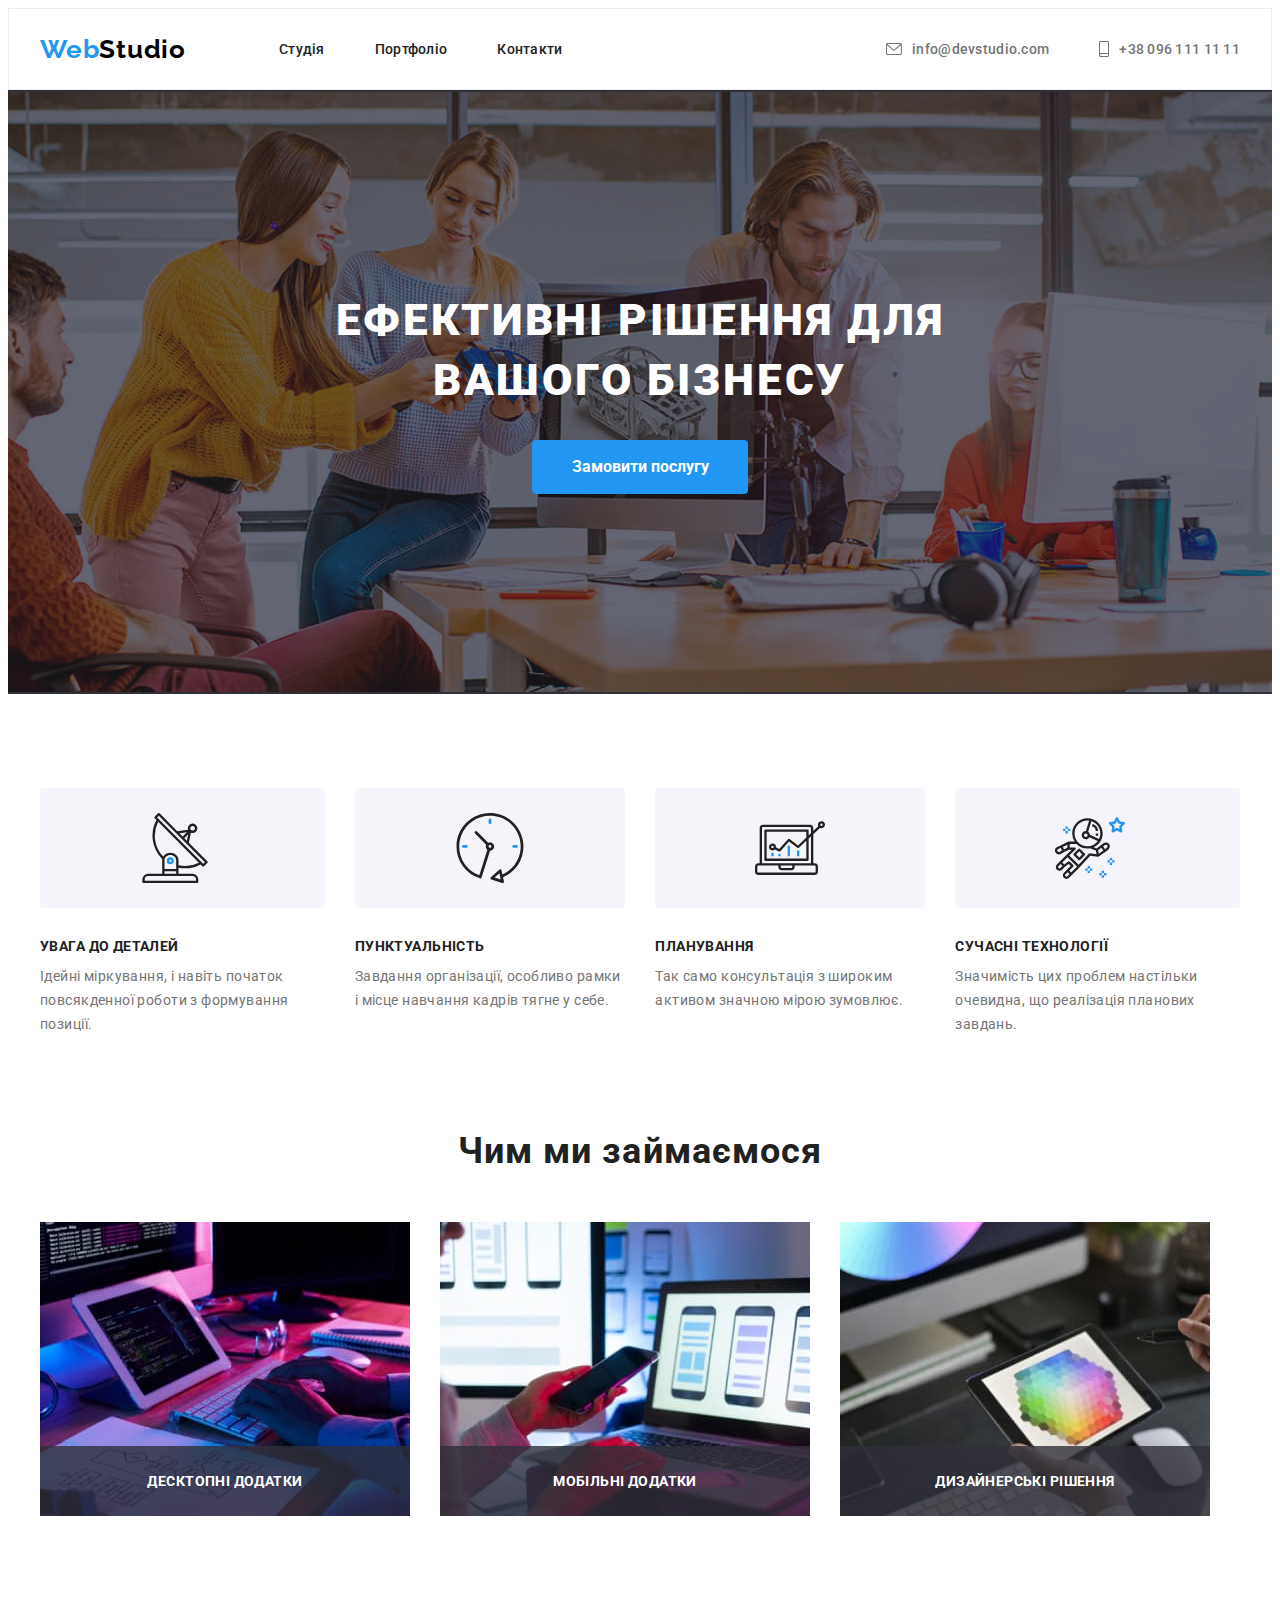
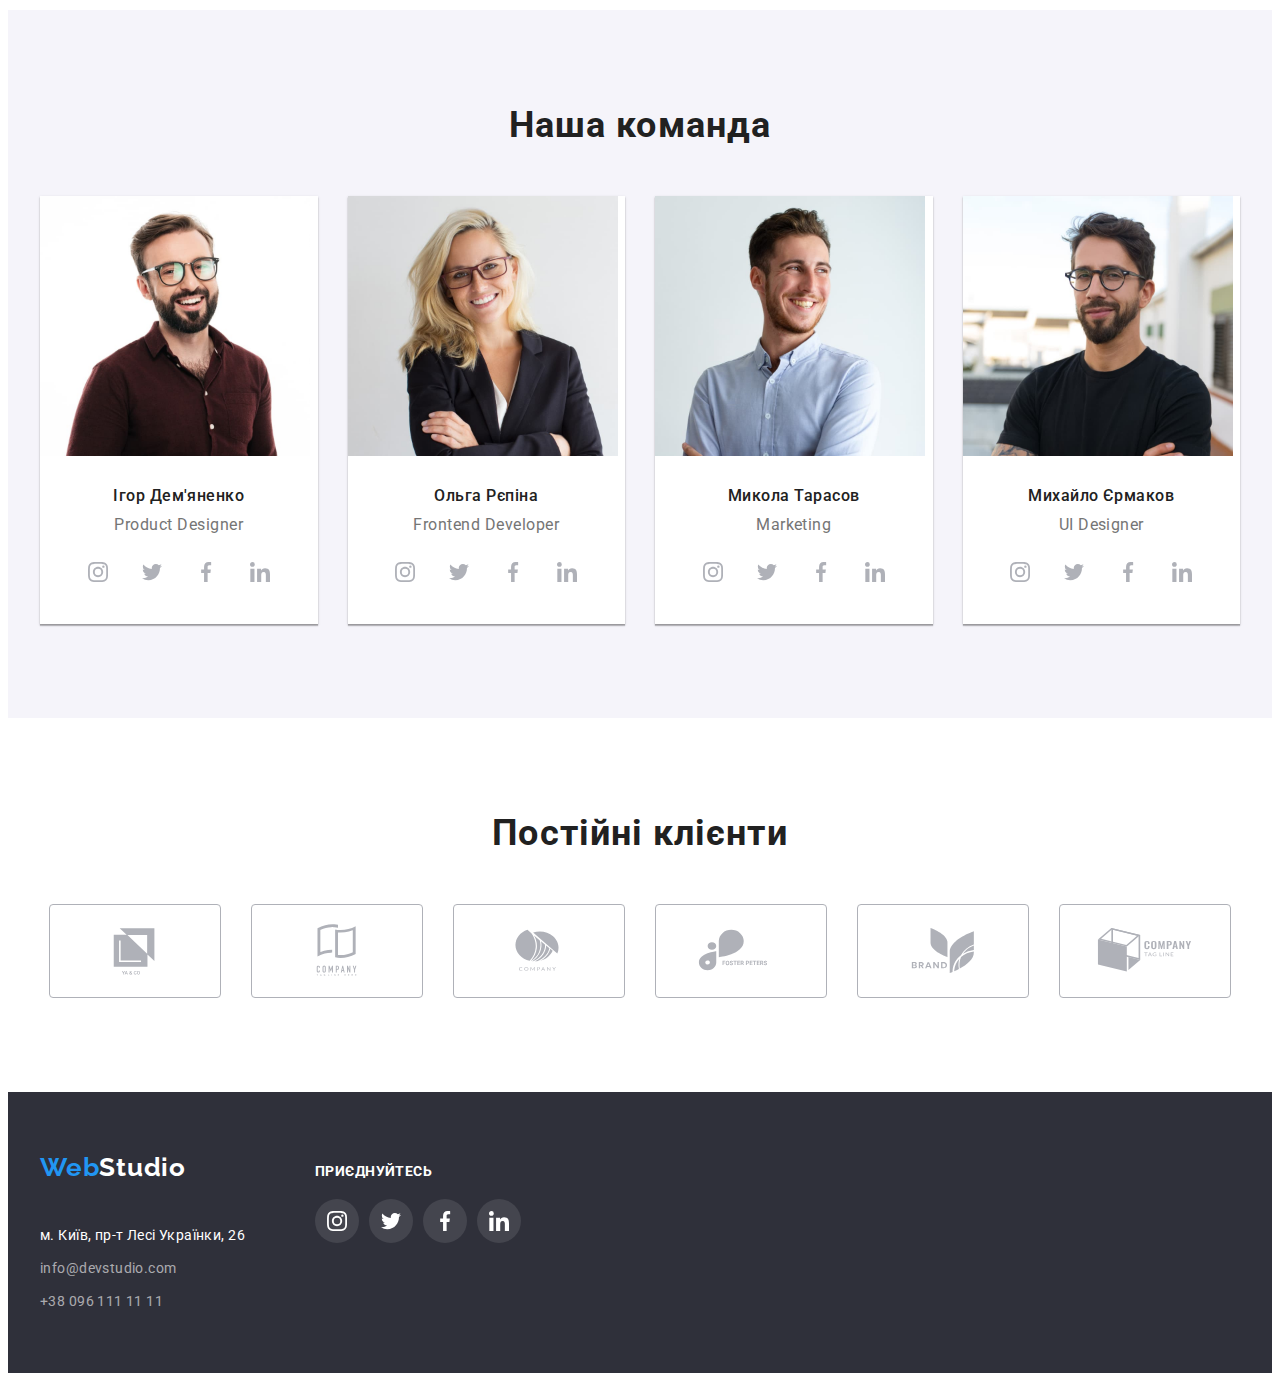
<file: index.html>
<!DOCTYPE html>
<html lang="uk">
	<head>
		<meta charset="UTF-8" />
		<meta http-equiv="X-UA-Compatible" content="IE=edge" />
		<meta name="viewport" content="width=device-width, initial-scale=1.0" />
		<title>Document</title>
		<link rel="preconnect" href="https://fonts.googleapis.com" />
		<link rel="preconnect" href="https://fonts.gstatic.com" crossorigin />
		<link
			href="https://fonts.googleapis.com/css2?family=Raleway:wght@700&family=Roboto:wght@400;500;700;900&display=swap"
			rel="stylesheet"
		/>
		<link
			rel="stylesheet"
			href="https://cdnjs.cloudflare.com/ajax/libs/modern-normalize/1.1.0/modern-normalize.min.css"
			integrity="sha512-wpPYUAdjBVSE4KJnH1VR1HeZfpl1ub8YT/NKx4PuQ5NmX2tKuGu6U/JRp5y+Y8XG2tV+wKQpNHVUX03MfMFn9Q=="
			crossorigin="anonymous"
			referrerpolicy="no-referrer"
		/>
		<link rel="stylesheet" href="./css/styles.css" />
	</head>
	<body>
		<!-- =========================HEDER========================= -->
		<header class="heder">
			<div class="heder-conteiner conteiner">
				<a href="/" class="heder-logo link">
					Web<span class="heder-logo-part link">Studio</span>
				</a>
				<nav class="nav-list list">
					<ul class="hedern-nav-list list">
						<li class="nav-item list"><a href="index.html" class="nav-link link">Студія</a></li>
						<li class="nav-item list"><a href="portfolio.html" class="nav-link link">Портфоліо</a></li>
						<li class="nav-item list"><a href="" class="nav-link link">Контакти</a></li>
					</ul>
				</nav>
				<ul class="heder-list list">
					<li class="heder-mail-item">
						<a href="mailto:info@devstudio.com" class="heder-mail-link link">
							<svg class="heder-mail-icon" width="16" height="12">
								<use href="./images/icons.svg#icon-convert"></use>
							</svg>
							info@devstudio.com
						</a>
					</li>
					<li class="heder-tel-item">
						<a href="tel:+380961111111" class="heder-tel-link link">
							<svg class="heder-tel-icon" width="10" height="16">
								<use href="./images/icons.svg#icon-smartphone"></use>
							</svg>
							+38 096 111 11 11
						</a>
					</li>
				</ul>
			</div>
			<!-- =========================HEDER========================= -->
		</header>
		<main>
			<!-- =========================MAIN========================= -->
			<section class="main">
				<div class="conteiner">
					<h1 class="main-title">Ефективні рішення для вашого бізнесу</h1>
					<button type="button" class="heder-btn main-btn" data-modal-open>Замовити послугу</button>
				</div>
			</section>
			<!-- secondary -->
			<section class="section secondary">
				<div class="conteiner">
					<h2 hidden class="secondary-title">Переваги</h2>
					<ul class="secondary-list list">
						<li class="secondary-list-item list">
							<div class="secondary-block">
								<svg class="secondary-icon" width="70" height="70">
									<use href="./images/icons.svg#icon-antenna"></use>
								</svg>
							</div>
							<h3 class="secondary-sub-title">Увага до деталей</h3>
							<p class="secondary-text">
								Ідейні міркування, і навіть початок повсякденної роботи з формування позиції.
							</p>
						</li>
						<li class="secondary-list-item list">
							<div class="secondary-block">
								<svg class="secondary-icon" width="70" height="70">
									<use href="./images/icons.svg#icon-clock"></use>
								</svg>
							</div>
							<h3 class="secondary-sub-title">Пунктуальність</h3>
							<p class="secondary-text">Завдання організації, особливо рамки і місце навчання кадрів тягне у себе.</p>
						</li>
						<li class="secondary-list-item list">
							<div class="secondary-block">
								<svg class="secondary-icon" width="70" height="70">
									<use href="./images/icons.svg#icon-diagram"></use>
								</svg>
							</div>
							<h3 class="secondary-sub-title">Планування</h3>
							<p class="secondary-text">Так само консультація з широким активом значною мірою зумовлює.</p>
						</li>
						<li class="secondary-list-item list">
							<div class="secondary-block">
								<svg class="secondary-icon" width="70" height="70">
									<use href="./images/icons.svg#icon-astronaut"></use>
								</svg>
							</div>
							<h3 class="secondary-sub-title">Сучасні технології</h3>
							<p class="secondary-text">Значимість цих проблем настільки очевидна, що реалізація планових завдань.</p>
						</li>
					</ul>
				</div>
			</section>
			<!-- about -->
			<section class="about">
				<div class="conteiner">
					<h2 class="about-title">Чим ми займаємося</h2>
					<ul class="about-list list">
						<li class="about-list-item">
							<img src="./images/a-img-1.jpg" alt="Чим займаемося" width="370" height="294" />
							<div class="overlay">
								<p class="overlay-text">Десктопні додатки</p>
							</div>
						</li>
						<li class="about-list-item">
							<img src="./images/a-img-2.jpg" alt="Чим займаемося" width="370" height="294" />
							<div class="overlay">
								<p class="overlay-text">Мобільні додатки</p>
							</div>
						</li>
						<li class="about-list-item">
							<img src="./images/a-img-3.jpg" alt="Чим займаемося" width="370" height="294" />
							<div class="overlay">
								<p class="overlay-text">Дизайнерські рішення</p>
							</div>
						</li>
					</ul>
				</div>
			</section>
			<!-- comanda -->
			<section class="section comanda">
				<div class="conteiner">
					<h2 class="comanda-title">Наша команда</h2>
					<ul class="comanda-list list">
						<li class="comanda-item-list">
							<img src="./images/b-img-1.jpg" alt="Команда" width="270" height="260" />
							<div class="comanda-block">
								<h3 class="comanda-sub-title">Ігор Дем'яненко</h3>
								<p lang="en" class="comanda-text">Product Designer</p>
								<ul class="social-list list">
									<li class="social-ite">
										<a
											class="social-link link"
											href="https://instagram.com"
											target="_blank"
											rel="noopener noreferrer"
											aria-label="Instagram icon"
										>
											<svg class="comanda-icon" width="20" height="20">
												<use href="./images/icons.svg#icon-instagram"></use>
											</svg>
										</a>
									</li>
									<li class="social-ite">
										<a
											class="social-link link"
											href="https://twitter.com"
											target="_blank"
											rel="noopener noreferrer"
											aria-label="Twitter icon"
										>
											<svg class="comanda-icon" width="20" height="20">
												<use href="./images/icons.svg#icon-twitter"></use>
											</svg>
										</a>
									</li>
									<li class="social-ite">
										<a
											class="social-link link"
											href="https://facebook.com"
											target="_blank"
											rel="noopener noreferrer"
											aria-label="Facebook icon"
										>
											<svg class="comanda-icon" width="20" height="20">
												<use href="./images/icons.svg#icon-facebook"></use>
											</svg>
										</a>
									</li>
									<li class="social-ite">
										<a
											class="social-link link"
											href="https://linkedin.com"
											target="_blank"
											rel="noopener noreferrer"
											aria-label="Linkedin icon"
										>
											<svg class="comanda-icon" width="20" height="20">
												<use href="./images/icons.svg#icon-linkedin"></use>
											</svg>
										</a>
									</li>
								</ul>
							</div>
						</li>
						<li class="comanda-item-list">
							<img src="./images/b-img-2.jpg" alt="Команда" width="270" height="260" />
							<div class="comanda-block">
								<h3 class="comanda-sub-title">Ольга Рєпіна</h3>
								<p lang="en" class="comanda-text">Frontend Developer</p>
								<ul class="social-list list">
									<li class="social-ite">
										<a
											class="social-link link"
											href="https://instagram.com"
											target="_blank"
											rel="noopener noreferrer"
											aria-label="Instagram icon"
										>
											<svg class="comanda-icon" width="20" height="20">
												<use href="./images/icons.svg#icon-instagram"></use>
											</svg>
										</a>
									</li>
									<li class="social-ite">
										<a
											class="social-link link"
											href="https://twitter.com"
											target="_blank"
											rel="noopener noreferrer"
											aria-label="Twitter icon"
										>
											<svg class="comanda-icon" width="20" height="20">
												<use href="./images/icons.svg#icon-twitter"></use>
											</svg>
										</a>
									</li>
									<li class="social-ite">
										<a
											class="social-link link"
											href="https://facebook.com"
											target="_blank"
											rel="noopener noreferrer"
											aria-label="Facebook icon"
										>
											<svg class="comanda-icon" width="20" height="20">
												<use href="./images/icons.svg#icon-facebook"></use>
											</svg>
										</a>
									</li>
									<li class="social-ite">
										<a
											class="social-link link"
											href="https://linkedin.com"
											target="_blank"
											rel="noopener noreferrer"
											aria-label="Linkedin icon"
										>
											<svg class="comanda-icon" width="20" height="20">
												<use href="./images/icons.svg#icon-linkedin"></use>
											</svg>
										</a>
									</li>
								</ul>
							</div>
						</li>
						<li class="comanda-item-list">
							<img src="./images/b-img-3.jpg" alt="Команда" width="270" height="260" />
							<div class="comanda-block">
								<h3 class="comanda-sub-title">Микола Тарасов</h3>
								<p lang="en" class="comanda-text">Marketing</p>
								<ul class="social-list list">
									<li class="social-ite">
										<a
											class="social-link link"
											href="https://instagram.com"
											target="_blank"
											rel="noopener noreferrer"
											aria-label="Instagram icon"
										>
											<svg class="comanda-icon" width="20" height="20">
												<use href="./images/icons.svg#icon-instagram"></use>
											</svg>
										</a>
									</li>
									<li class="social-ite">
										<a
											class="social-link link"
											href="https://twitter.com"
											target="_blank"
											rel="noopener noreferrer"
											aria-label="Twitter icon"
										>
											<svg class="comanda-icon" width="20" height="20">
												<use href="./images/icons.svg#icon-twitter"></use>
											</svg>
										</a>
									</li>
									<li class="social-ite">
										<a
											class="social-link link"
											href="https://facebook.com"
											target="_blank"
											rel="noopener noreferrer"
											aria-label="Facebook icon"
										>
											<svg class="comanda-icon" width="20" height="20">
												<use href="./images/icons.svg#icon-facebook"></use>
											</svg>
										</a>
									</li>
									<li class="social-ite">
										<a
											class="social-link link"
											href="https://linkedin.com"
											target="_blank"
											rel="noopener noreferrer"
											aria-label="Linkedin icon"
										>
											<svg class="comanda-icon" width="20" height="20">
												<use href="./images/icons.svg#icon-linkedin"></use>
											</svg>
										</a>
									</li>
								</ul>
							</div>
						</li>
						<li class="comanda-item-list">
							<img src="./images/b-img-4.jpg" alt="Команда" width="270" height="260" />
							<div class="comanda-block">
								<h3 class="comanda-sub-title">Михайло Єрмаков</h3>
								<p lang="en" class="comanda-text">UI Designer</p>
								<ul class="social-list list">
									<li class="social-ite">
										<a
											class="social-link link"
											href="https://instagram.com"
											target="_blank"
											rel="noopener noreferrer"
											aria-label="Instagram icon"
										>
											<svg class="comanda-icon" width="20" height="20">
												<use href="./images/icons.svg#icon-instagram"></use>
											</svg>
										</a>
									</li>
									<li class="social-ite">
										<a
											class="social-link link"
											href="https://twitter.com"
											target="_blank"
											rel="noopener noreferrer"
											aria-label="Twitter icon"
										>
											<svg class="comanda-icon" width="20" height="20">
												<use href="./images/icons.svg#icon-twitter"></use>
											</svg>
										</a>
									</li>
									<li class="social-ite">
										<a
											class="social-link link"
											href="https://facebook.com"
											target="_blank"
											rel="noopener noreferrer"
											aria-label="Facebook icon"
										>
											<svg class="comanda-icon" width="20" height="20">
												<use href="./images/icons.svg#icon-facebook"></use>
											</svg>
										</a>
									</li>
									<li class="social-ite">
										<a
											class="social-link link"
											href="https://linkedin.com"
											target="_blank"
											rel="noopener noreferrer"
											aria-label="Linkedin icon"
										>
											<svg class="comanda-icon" width="20" height="20">
												<use href="./images/icons.svg#icon-linkedin"></use>
											</svg>
										</a>
									</li>
								</ul>
							</div>
						</li>
					</ul>
				</div>
			</section>
			<section class="section client">
				<h2 class="client-title">Постійні клієнти</h2>
				<ul class="client-list list">
					<li class="client-ite">
						<a class="client-link link" href="" target="_blank" rel="noopener noreferrer">
							<svg class="client-icon" width="106" height="60">
								<use href="./images/icons.svg#icon-logo1"></use>
							</svg>
						</a>
					</li>
					<li class="client-ite">
						<a class="client-link link" href="" target="_blank" rel="noopener noreferrer">
							<svg class="client-icon" width="106" height="60">
								<use href="./images/icons.svg#icon-logo2"></use>
							</svg>
						</a>
					</li>
					<li class="client-ite">
						<a class="client-link link" href="" target="_blank" rel="noopener noreferrer">
							<svg class="client-icon" width="106" height="60">
								<use href="./images/icons.svg#icon-logo3"></use>
							</svg>
						</a>
					</li>
					<li class="client-ite">
						<a class="client-link link" href="" target="_blank" rel="noopener noreferrer">
							<svg class="client-icon" width="106" height="60">
								<use href="./images/icons.svg#icon-logo4"></use>
							</svg>
						</a>
					</li>
					<li class="client-ite">
						<a class="client-link link" href="" target="_blank" rel="noopener noreferrer">
							<svg class="client-icon" width="106" height="60">
								<use href="./images/icons.svg#icon-logo5"></use>
							</svg>
						</a>
					</li>
					<li class="client-ite">
						<a class="client-link link" href="" target="_blank" rel="noopener noreferrer">
							<svg class="client-icon" width="106" height="60">
								<use href="./images/icons.svg#icon-logo6"></use>
							</svg>
						</a>
					</li>
				</ul>
			</section>
			<!-- =========================MAIN========================= -->
		</main>
		<!-- =========================FOOTER========================= -->
		<footer class="footer">
			<div class="footer-flex conteiner">
				<div>
					<a href="/" class="footer-logo link">
						Web<span class="footer-logo-part link">Studio</span>
					</a>

					<address class="address">
						<ul class="address-list list">
							<li class="footer-map-item">
								<a
									href="https://goo.gl/maps/tcsQ4ocLexiFxSDB9"
									target="_blank"
									rel="noopener noreferrer nofollow"
									class="footer-map-link link"
								>
									м. Київ, пр-т Лесі Українки, 26
								</a>
							</li>
							<li class="footer-mail-item">
								<a href="mailto:info@devstudio.com" class="footer-mail-link link">info@devstudio.com</a>
							</li>
							<li class="footer-tel-item">
								<a href="tel:+380961111111" class="footer-tel-link link">+38 096 111 11 11</a>
							</li>
						</ul>
					</address>
				</div>

				<section>
					<h2 class="footer-title">приєднуйтесь</h2>
					<ul class="footer-list list">
						<li class="footer-item">
							<a
								class="footer-link link"
								href="https://instagram.com"
								target="_blank"
								rel="noopener noreferrer"
								aria-label="Instagram icon"
							>
								<svg class="footer-icon" width="20" height="20">
									<use href="./images/icons.svg#icon-instagram"></use>
								</svg>
							</a>
						</li>
						<li class="footer-item">
							<a
								class="footer-link link"
								href="https://twitter.com"
								target="_blank"
								rel="noopener noreferrer"
								aria-label="Twitter icon"
							>
								<svg class="footer-icon" width="20" height="20">
									<use href="./images/icons.svg#icon-twitter"></use>
								</svg>
							</a>
						</li>
						<li class="footer-item">
							<a
								class="footer-link link"
								href="https://facebook.com"
								target="_blank"
								rel="noopener noreferrer"
								aria-label="Facebook icon"
							>
								<svg class="footer-icon" width="20" height="20">
									<use href="./images/icons.svg#icon-facebook"></use>
								</svg>
							</a>
						</li>
						<li class="footer-item">
							<a
								class="footer-link link"
								href="https://linkedin.com"
								target="_blank"
								rel="noopener noreferrer"
								aria-label="Linkedin icon"
							>
								<svg class="footer-icon" width="20" height="20">
									<use href="./images/icons.svg#icon-linkedin"></use>
								</svg>
							</a>
						</li>
					</ul>
				</section>
			</div>
		</footer>
		<!-- =========================FOOTER========================= -->
		<!-- =========================MODAL WINDOW========================= -->
		<div class="backdrop is-hidden" data-modal>
			<div class="modal" data-modal-window>
				<button class="modal-btn" data-modal-close>
					<svg class="modal-icon" width="11" height="11">
						<use href="./images/icons.svg#icon-close"></use>
					</svg>
				</button>
			</div>
		</div>
		<script src="./modal.js"></script>

		<!-- =========================MODAL WINDOW========================= -->
	</body>
</html>
</file>
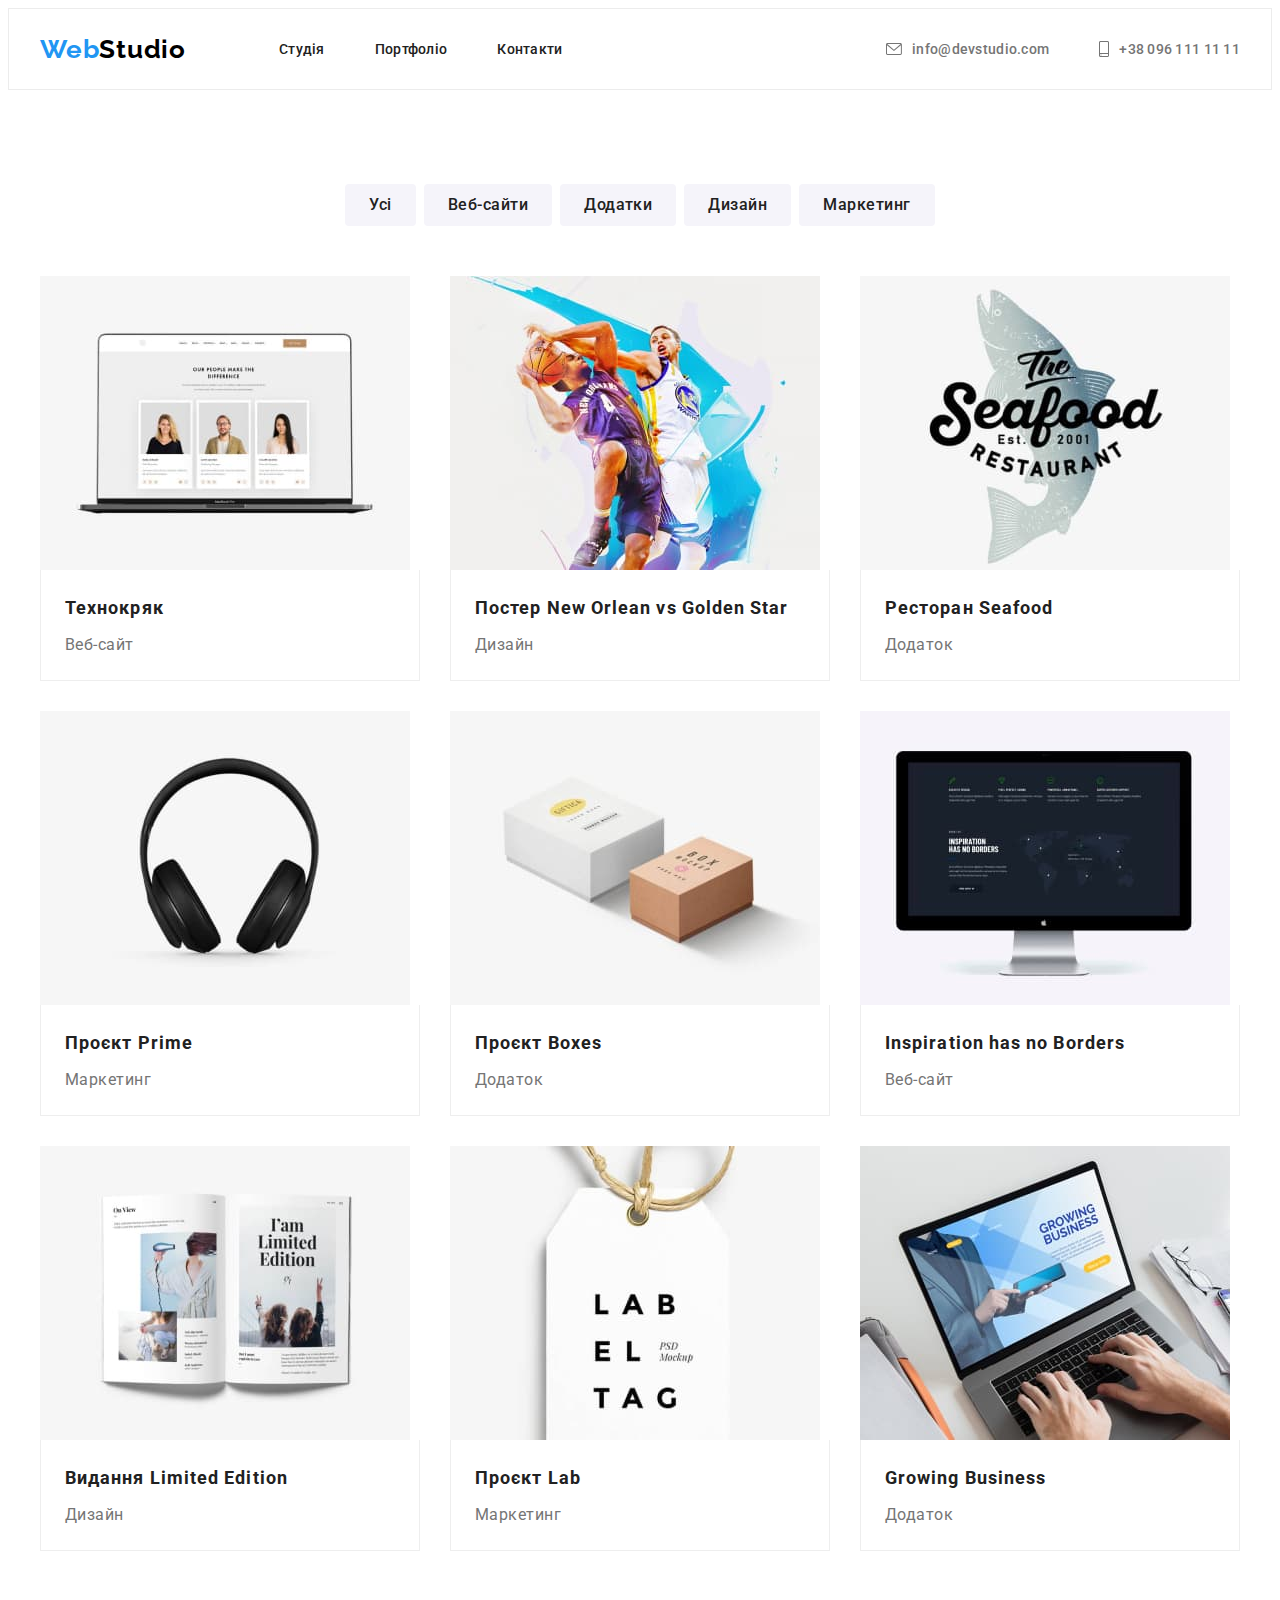
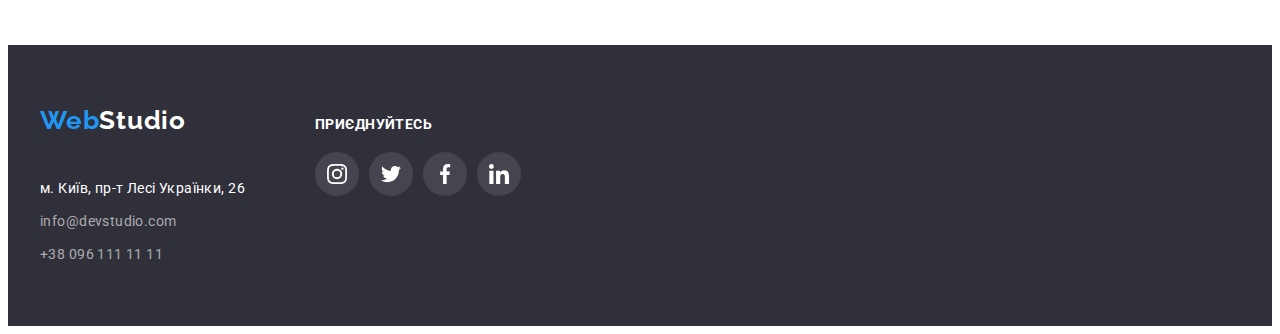
<file: portfolio.html>
<!DOCTYPE html>
<html lang="uk">
	<head>
		<meta charset="UTF-8" />
		<meta http-equiv="X-UA-Compatible" content="IE=edge" />
		<meta name="viewport" content="width=device-width, initial-scale=1.0" />
		<title>Document</title>
		<link rel="preconnect" href="https://fonts.googleapis.com" />
		<link rel="preconnect" href="https://fonts.gstatic.com" crossorigin />
		<link
			href="https://fonts.googleapis.com/css2?family=Raleway:wght@700&family=Roboto:wght@400;500;700;900&display=swap"
			rel="stylesheet"
		/>
		<link
			rel="stylesheet"
			href="https://cdnjs.cloudflare.com/ajax/libs/modern-normalize/1.1.0/modern-normalize.min.css"
			integrity="sha512-wpPYUAdjBVSE4KJnH1VR1HeZfpl1ub8YT/NKx4PuQ5NmX2tKuGu6U/JRp5y+Y8XG2tV+wKQpNHVUX03MfMFn9Q=="
			crossorigin="anonymous"
			referrerpolicy="no-referrer"
		/>
		<link rel="stylesheet" href="./css/styles.css" />
	</head>
	<body>
		<!-- =========================HEDER========================= -->
		<header class="heder">
			<div class="heder-conteiner conteiner">
				<a href="/" class="heder-logo link">
					Web<span class="heder-logo-part link">Studio</span>
				</a>
				<nav class="nav-list list">
					<ul class="hedern-nav-list list">
						<li class="nav-item list"><a href="index.html" class="nav-link link">Студія</a></li>
						<li class="nav-item list"><a href="portfolio.html" class="nav-link link">Портфоліо</a></li>
						<li class="nav-item list"><a href="" class="nav-link link">Контакти</a></li>
					</ul>
				</nav>
				<ul class="heder-list list">
					<li class="heder-mail-item">
						<a href="mailto:info@devstudio.com" class="heder-mail-link link">
							<svg class="heder-mail-icon" width="16" height="12">
								<use href="./images/icons.svg#icon-convert"></use>
							</svg>
							info@devstudio.com
						</a>
					</li>
					<li class="heder-tel-item">
						<a href="tel:+380961111111" class="heder-tel-link link">
							<svg class="heder-tel-icon" width="10" height="16">
								<use href="./images/icons.svg#icon-smartphone"></use>
							</svg>
							+38 096 111 11 11
						</a>
					</li>
				</ul>
			</div>
			<!-- =========================HEDER========================= -->
		</header>
		<main class="main-portfolio section">
			<!-- =========================MAIN========================= -->
			<div class="conteiner">
				<h1 hidden class="secondary-title">Портфоліо</h1>
				<ul class="main-list-btn list">
					<li class="main-item-btn"><button type="button" class="portfolio-btn">Усі</button></li>
					<li class="main-item-btn"><button type="button" class="portfolio-btn">Веб-сайти</button></li>
					<li class="main-item-btn"><button type="button" class="portfolio-btn">Додатки</button></li>
					<li class="main-item-btn"><button type="button" class="portfolio-btn">Дизайн</button></li>
					<li class="main-item-btn"><button type="button" class="portfolio-btn">Маркетинг</button></li>
				</ul>
				<ul class="portfolio-list list">
					<li class="portfolio-item-list">
						<div class="portfolio-thumb">
							<img src="./images/portfolio-img-1.jpg" alt="товар" width="370" height="294" />
							<div class="portfolio-overlay">
								<p class="portfolio-overlay-text">Ресурс пропонує комплексні пропозиції з різним рівнем функціоналу та сервісів. Все це дозволить відвідувачу отримати вичерпні відомості про компанію чи приватну особу.</p>
							</div>
						</div>
						<div class="sub-border">
							<h2 class="portfolio-title">Технокряк</h2>
							<p class="portfolio-text">Веб-сайт</p>
						</div>
					</li>
					<li class="portfolio-item-list">
						<div class="portfolio-thumb">
							<img src="./images/portfolio-img-2.jpg" alt="товар" width="370" height="294" />
							<div class="portfolio-overlay">
								<p class="portfolio-overlay-text">Ресурс пропонує комплексні пропозиції з різним рівнем функціоналу та сервісів. Все це дозволить відвідувачу отримати вичерпні відомості про компанію чи приватну особу.</p>
							</div>
						</div>
						<div class="sub-border">
							<h2 class="portfolio-title">Постер New Orlean vs Golden Star</h2>
							<p class="portfolio-text">Дизайн</p>
						</div>
					</li>
					<li class="portfolio-item-list">
						<div class="portfolio-thumb">
							<img src="./images/portfolio-img-3.jpg" alt="товар" width="370" height="294" />
							<div class="portfolio-overlay">
								<p class="portfolio-overlay-text">Ресурс пропонує комплексні пропозиції з різним рівнем функціоналу та сервісів. Все це дозволить відвідувачу отримати вичерпні відомості про компанію чи приватну особу.</p>
							</div>
						</div>
						<div class="sub-border">
							<h2 class="portfolio-title">Ресторан Seafood</h2>
							<p class="portfolio-text">Додаток</p>
						</div>
					</li>
					<li class="portfolio-item-list">
						<div class="portfolio-thumb">
							<img src="./images/portfolio-img-4.jpg" alt="товар" width="370" height="294" />
							<div class="portfolio-overlay">
								<p class="portfolio-overlay-text">Ресурс пропонує комплексні пропозиції з різним рівнем функціоналу та сервісів. Все це дозволить відвідувачу отримати вичерпні відомості про компанію чи приватну особу.</p>
							</div>
						</div>
						<div class="sub-border">
							<h2 class="portfolio-title">Проєкт Prime</h2>
							<p class="portfolio-text">Маркетинг</p>
						</div>
					</li>
					<li class="portfolio-item-list">
						<div class="portfolio-thumb">
							<img src="./images/portfolio-img-5.jpg" alt="товар" width="370" height="294" />
							<div class="portfolio-overlay">
								<p class="portfolio-overlay-text">Ресурс пропонує комплексні пропозиції з різним рівнем функціоналу та сервісів. Все це дозволить відвідувачу отримати вичерпні відомості про компанію чи приватну особу.</p>
							</div>
						</div>
						<div class="sub-border">
							<h2 class="portfolio-title">Проєкт Boxes</h2>
							<p class="portfolio-text">Додаток</p>
						</div>
					</li>
					<li class="portfolio-item-list">
						<div class="portfolio-thumb">
							<img src="./images/portfolio-img-6.jpg" alt="товар" width="370" height="294" />
							<div class="portfolio-overlay">
								<p class="portfolio-overlay-text">Ресурс пропонує комплексні пропозиції з різним рівнем функціоналу та сервісів. Все це дозволить відвідувачу отримати вичерпні відомості про компанію чи приватну особу.</p>
							</div>
						</div>
						<div class="sub-border">
							<h2 class="portfolio-title">Inspiration has no Borders</h2>
							<p class="portfolio-text">Веб-сайт</p>
						</div>
					</li>
					<li class="portfolio-item-list">
						<div class="portfolio-thumb">
							<img src="./images/portfolio-img-7.jpg" alt="товар" width="370" height="294" />
							<div class="portfolio-overlay">
								<p class="portfolio-overlay-text">Ресурс пропонує комплексні пропозиції з різним рівнем функціоналу та сервісів. Все це дозволить відвідувачу отримати вичерпні відомості про компанію чи приватну особу.</p>
							</div>
						</div>
						<div class="sub-border">
							<h2 class="portfolio-title">Видання Limited Edition</h2>
							<p class="portfolio-text">Дизайн</p>
						</div>
					</li>
					<li class="portfolio-item-list">
						<div class="portfolio-thumb">
							<img src="./images/portfolio-img-8.jpg" alt="товар" width="370" height="294" />
							<div class="portfolio-overlay">
								<p class="portfolio-overlay-text">Ресурс пропонує комплексні пропозиції з різним рівнем функціоналу та сервісів. Все це дозволить відвідувачу отримати вичерпні відомості про компанію чи приватну особу.</p>
							</div>
						</div>
						<div class="sub-border">
							<h2 class="portfolio-title">Проєкт Lab</h2>
							<p class="portfolio-text">Маркетинг</p>
						</div>
					</li>
					<li class="portfolio-item-list">
						<div class="portfolio-thumb">
							<img src="./images/portfolio-img-9.jpg" alt="товар" width="370" height="294" />
							<div class="portfolio-overlay">
								<p class="portfolio-overlay-text">Ресурс пропонує комплексні пропозиції з різним рівнем функціоналу та сервісів. Все це дозволить відвідувачу отримати вичерпні відомості про компанію чи приватну особу.</p>
							</div>
						</div>
						<div class="sub-border">
							<h2 class="portfolio-title">Growing Business</h2>
							<p class="portfolio-text">Додаток</p>
						</div>
					</li>
				</ul>
			</div>
			<!-- =========================MAIN========================= -->
		</main>
		<!-- =========================FOOTER========================= -->
		<footer class="footer">
			<div class="footer-flex conteiner">
				<div>
					<a href="/" class="footer-logo link">
						Web<span class="footer-logo-part link">Studio</span>
					</a>

					<address class="address">
						<ul class="address-list list">
							<li class="footer-map-item">
								<a
									href="https://goo.gl/maps/tcsQ4ocLexiFxSDB9"
									target="_blank"
									rel="noopener noreferrer nofollow"
									class="footer-map-link link"
								>
									м. Київ, пр-т Лесі Українки, 26
								</a>
							</li>
							<li class="footer-mail-item">
								<a href="mailto:info@devstudio.com" class="footer-mail-link link">info@devstudio.com</a>
							</li>
							<li class="footer-tel-item">
								<a href="tel:+380961111111" class="footer-tel-link link">+38 096 111 11 11</a>
							</li>
						</ul>
					</address>
				</div>

				<section>
					<h2 class="footer-title">приєднуйтесь</h2>
					<ul class="footer-list list">
						<li class="footer-item">
							<a
								class="footer-link link"
								href="https://instagram.com"
								target="_blank"
								rel="noopener noreferrer"
								aria-label="Instagram icon"
							>
								<svg class="footer-icon" width="20" height="20">
									<use href="./images/icons.svg#icon-instagram"></use>
								</svg>
							</a>
						</li>
						<li class="footer-item">
							<a
								class="footer-link link"
								href="https://twitter.com"
								target="_blank"
								rel="noopener noreferrer"
								aria-label="Twitter icon"
							>
								<svg class="footer-icon" width="20" height="20">
									<use href="./images/icons.svg#icon-twitter"></use>
								</svg>
							</a>
						</li>
						<li class="footer-item">
							<a
								class="footer-link link"
								href="https://facebook.com"
								target="_blank"
								rel="noopener noreferrer"
								aria-label="Facebook icon"
							>
								<svg class="footer-icon" width="20" height="20">
									<use href="./images/icons.svg#icon-facebook"></use>
								</svg>
							</a>
						</li>
						<li class="footer-item">
							<a
								class="footer-link link"
								href="https://linkedin.com"
								target="_blank"
								rel="noopener noreferrer"
								aria-label="Linkedin icon"
							>
								<svg class="footer-icon" width="20" height="20">
									<use href="./images/icons.svg#icon-linkedin"></use>
								</svg>
							</a>
						</li>
					</ul>
				</section>
			</div>
		</footer>
		<!-- =========================FOOTER========================= -->
	</body>
</html>
</file>
<file: css/styles.css>
:root {
	--heder-logo-color: #2196f3;
	--heder-logo-color-sub: #000000;
	--nav-link-hover-focus: #2196f3;
	--heder-mail-tel: #757575;
	--heder-mail-tel-hover-focus: #2196f3;
	--main-background-color: #2f303a;
	--main-title: #ffffff;
	--main-text-btn-color: #ffffff;
	--main-btn-background-color: #2196f3;
	--main-btn-background-color-hover-focus: #188ce8;
	--secondary-text-color: #757575;
	--footer-background-color: #2f303a;
	--footer-logo: #2196f3;
	--footer-logo-part: #ffffff;
	--footer-map-link: #ffffff;
	--footer-mail-tel-link: rgba(255, 255, 255, 0.6);
	--footer-mail-map-tel-link-focus-hover: #2196f3;
	--portfolio-btn-color: #212121;
	--portfolio-btn-background: #f5f4fa;
	--portfolio-btn-color-hover-focus: #ffffff;
	--portfolio-btn-background-hover-focus: #2196f3;
	--portfolio-text: #757575;
	--heder-inx: 10;
	--modal-inx: 100;
	--menu-inx: 1000;
}

body {
	font-family: "Roboto", sans-serif;
	color: #212121;
	background-color: #ffffff;
}
.conteiner {
	width: 1200px;
	padding-left: 15px;
	padding-right: 15px;
	margin-left: auto;
	margin-right: auto;
	/* outline: 2px solid rgb(153, 51, 51); */
}
.section {
	padding-top: 94px;
	padding-bottom: 94px;
}
/* reset start */
h1,
h2,
h3,
h4,
h5,
h6,
ul,
p {
	margin: 0;
}
.list {
	list-style: none;
	margin: 0;
	padding: 0;
}
.link {
	text-decoration: none;
	color: currentColor;
}
img {
	display: block;
	max-width: 100%;
	height: auto;
}

/*  =========================HEDER=========================  */
.heder {
	border: 1px solid #ececec;
}
.heder-conteiner {
	display: flex;
	align-items: center;
}
.heder-logo {
	font-family: "Raleway", sans-serif;
	font-weight: 700;
	font-size: 26px;
	line-height: calc(31 / 26);
	letter-spacing: 0.03em;
	color: var(--heder-logo-color);
	margin-right: 93px;
}
.heder-logo-part {
	color: var(--heder-logo-color-sub);
}

.nav-link {
	display: block;
	font-weight: 500;
	font-size: 14px;
	line-height: calc(16 / 14);
	letter-spacing: 0.02em;
	color: #212121;
	padding-top: 32px;
	padding-bottom: 32px;
	position: relative;
}
.nav-link::after {
	position: absolute;

	bottom: -1px;
	transform: scalex(0.1);
	display: block;
	content: "";
	width: 108%;
	height: 4px;
	background: #2196f3;
	border-radius: 2px;
	opacity: 0;
	transition: transform 250ms cubic-bezier(0.4, 0, 0.2, 1), opacity 250ms cubic-bezier(0.4, 0, 0.2, 1);
}
.nav-link:hover::after,
.nav-link:focus:after {
	transform: scalex(1);
	opacity: 1;
}
.nav-link {
	transition: color 250ms cubic-bezier(0.4, 0, 0.2, 1);
}

.nav-link:hover,
.nav-link:focus {
	color: var(--nav-link-hover-focus);
}
.hedern-nav-list {
	display: flex;
	gap: 50px;
}
.heder-list {
	display: flex;
	margin-left: auto;
	gap: 50px;
}
.heder-mail-link {
	font-weight: 500;
	font-size: 14px;
	line-height: calc(16 / 14);
	letter-spacing: 0.02em;
	color: var(--heder-mail-tel);
	display: flex;
	align-items: center;
	gap: 10px;
	transition: color 250ms cubic-bezier(0.4, 0, 0.2, 1);
}
.heder-mail-icon {
	fill: currentColor;
}

.heder-tel-link {
	font-weight: 500;
	font-size: 14px;
	line-height: calc(16 / 14);
	letter-spacing: 0.02em;
	display: flex;
	align-items: center;
	gap: 10px;
	color: var(--heder-mail-tel);
	transition: color 250ms cubic-bezier(0.4, 0, 0.2, 1);
}
.heder-tel-icon {
	fill: currentColor;
}
.heder-tel-link:hover,
.heder-tel-link:focus,
.heder-mail-link:hover,
.heder-mail-link:focus {
	color: var(--heder-mail-tel-hover-focus);
}
/*  =========================HEDER=========================  */

/*  =========================MAIN=========================  */
.main {
	max-width: 1600px;
	margin: 0px auto;
	background-color: var(--main-background-color);
	padding-top: 200px;
	padding-bottom: 200px;
	background-image: linear-gradient(rgba(47, 48, 58, 0.4), rgba(47, 48, 58, 0.4)), url(../images/main.jpg);
	background-repeat: no-repeat;
	background-position: center;
}

.main-title {
	font-family: "Roboto";
	font-weight: 900;
	font-size: 44px;
	line-height: calc(60 / 44);
	text-align: center;
	letter-spacing: 0.06em;
	text-transform: uppercase;
	color: var(--main-title);
	margin-bottom: 30px;
	width: 696px;
	margin-left: auto;
	margin-right: auto;
}
.main-btn {
	display: block;
	font-family: inherit;
	font-weight: 700;
	font-size: 16px;
	line-height: calc(30 / 16);
	color: var(--main-text-btn-color);
	cursor: pointer;
	background-color: var(--main-btn-background-color);
	border-radius: 4px;
	border-color: transparent;
	padding: 10px 32px;
	min-width: 216px;
	min-height: 50px;
	margin-left: auto;
	margin-right: auto;
	transition: background-color 250ms cubic-bezier(0.4, 0, 0.2, 1);
}
.main-btn:hover,
.main-btn:focus {
	background-color: var(--main-btn-background-color-hover-focus);
}
.heder-btn{
	animation: heartbeat 5s ease-in-out infinite both;
}
/* secondary */

.secondary-list {
	display: flex;
}
.secondary-block {
	display: flex;
	align-items: center;
	background-color: #f5f4fa;
	border-radius: 4px;
	padding: 25px 100px;
	margin-bottom: 30px;
}
.secondary-list-item {
	flex-basis: calc((100%-30px * 3) / 4);
}
.secondary-list-item:not(:last-child) {
	margin-right: 30px;
}

.secondary-sub-title {
	font-weight: 700;
	font-size: 14px;
	line-height: calc(16 / 14);
	letter-spacing: 0.03em;
	text-transform: uppercase;
	margin-bottom: 10px;
}
.secondary-text {
	font-weight: 400;
	font-size: 14px;
	line-height: calc(24 / 14);
	letter-spacing: 0.03em;
	color: var(--secondary-text-color);
}
/*  about  */

.about-list {
	display: flex;
	gap: 30px;
}
.about-title {
	font-weight: 700;
	font-size: 36px;
	line-height: calc(42 / 36);
	letter-spacing: 0.03em;
	text-align: center;
	margin-bottom: 50px;
}

.about-list-item {
	position: relative;
	margin-bottom: 94px;
}
.overlay {
	position: absolute;
	bottom: 0;
	width: 100%;
	padding-top: 27px;
	padding-bottom: 27px;
	background-color: rgba(47, 48, 58, 0.8);
}
.overlay-text {
	text-align: center;
	font-weight: 700;
	font-size: 14px;
	line-height: calc(16 / 14);
	letter-spacing: 0.03em;
	text-transform: uppercase;
	color: #ffffff;
}
/* comanda */
.comanda {
	background-color: #f5f4fa;
}
.comanda-list {
	display: flex;
	flex-wrap: wrap;
	gap: 30px;
}
.comanda-title {
	font-weight: 700;
	font-size: 36px;
	line-height: calc(42 / 36);
	letter-spacing: 0.03em;
	text-align: center;
	margin-bottom: 50px;
}
.comanda-item-list {
	background-color: #ffffff;
	flex-basis: calc((100% - 30px * 3) / 4);
	box-shadow: 0px 1px 3px rgba(0, 0, 0, 0.12), 0px 1px 1px rgba(0, 0, 0, 0.14), 0px 2px 1px rgba(0, 0, 0, 0.2);
}
.comanda-sub-title {
	font-weight: 500;
	font-size: 16px;
	line-height: calc(19 / 16);
	letter-spacing: 0.03em;
	color: var(--secondary-sub-title-color);
	text-align: center;
	margin-top: 30px;
	margin-bottom: 10px;
}
.comanda-text {
	font-weight: 400;
	font-size: 16px;
	line-height: calc(19 / 16);
	letter-spacing: 0.03em;
	color: var(--secondary-text-color);
	text-align: center;
	padding-bottom: 16px;
}
.social-list {
	display: flex;
	justify-content: center;
	align-items: center;
	gap: 10px;
	margin-bottom: 30px;
}
.social-link {
	display: flex;
	justify-content: center;
	align-items: center;
	width: 44px;
	height: 44px;
	border-radius: 50%;
	background-color: #ffffff;
	fill: #afb1b8;
	transition: background-color 250ms cubic-bezier(0.4, 0, 0.2, 1), fill 250ms cubic-bezier(0.4, 0, 0.2, 1);
}
.social-link:hover,
.social-link:focus {
	background: #2196f3;
	fill: #ffffff;
}
/* client */
.client-title {
	font-weight: 700;
	font-size: 36px;
	line-height: calc(42 / 36);
	letter-spacing: 0.03em;
	text-align: center;
	margin-bottom: 50px;
}
.client-list {
	display: flex;
	justify-content: center;
	align-items: center;
	gap: 30px;
}
.client-link {
	display: flex;
	justify-content: center;
	align-items: center;
	width: 170px;
	height: 92px;
	border: 1px solid #afb1b8;
	border-radius: 4px;
	background-color: #ffffff;
	fill: #afb1b8;
	transition: border-color 250ms cubic-bezier(0.4, 0, 0.2, 1), fill 250ms cubic-bezier(0.4, 0, 0.2, 1);
}
.client-link:hover,
.client-link:focus {
	fill: #2196f3;
	border-color: #2196f3;
}

/*  =========================MAIN=========================  */
/*  =========================FOOTER=========================  */
.address {
	font-style: normal;
}

.footer {
	background-color: var(--footer-background-color);
	padding-top: 60px;
	padding-bottom: 60px;
}
.footer-logo {
	display: inline-block;
	font-family: "Raleway", sans-serif;
	font-weight: 700;
	font-size: 26px;
	line-height: calc(31 / 26);
	letter-spacing: 0.03em;
	color: var(--footer-logo);
	margin-bottom: 20px;
}

.footer-logo-part {
	color: var(--footer-logo-part);
	margin-bottom: 20px;
	display: inline-block;
}
.footer-map-item {
	margin-bottom: 9px;
}
.footer-mail-item {
	margin-bottom: 9px;
}

.footer-map-link {
	font-weight: 400;
	font-size: 14px;
	line-height: calc(24 / 14);
	letter-spacing: 0.03em;
	color: var(--footer-map-link);
	transition: color 250ms cubic-bezier(0.4, 0, 0.2, 1);
}

.footer-mail-link {
	font-weight: 400;
	font-size: 14px;
	line-height: calc(24 / 14);
	letter-spacing: 0.03em;
	color: var(--footer-mail-tel-link);
	transition: color 250ms cubic-bezier(0.4, 0, 0.2, 1);
}
.footer-tel-link {
	font-weight: 400;
	font-size: 14px;
	line-height: calc(24 / 14);
	letter-spacing: 0.03em;
	color: var(--footer-mail-tel-link);
	transition: color 250ms cubic-bezier(0.4, 0, 0.2, 1);
}
.footer-map-link:hover,
.footer-map-link:focus,
.footer-tel-link:hover,
.footer-tel-link:focus,
.footer-mail-link:hover,
.footer-mail-link:focus {
	color: var(--footer-mail-map-tel-link-focus-hover);
}
.footer-flex {
	display: flex;
	align-items: baseline;
	gap: 70px;
}
.footer-title {
	font-weight: 700;
	font-size: 14px;
	line-height: calc(16 / 14);
	letter-spacing: 0.03em;
	text-transform: uppercase;
	color: #ffffff;
	margin-bottom: 20px;
}
.footer-list {
	display: flex;
	justify-content: center;
	align-items: center;
	gap: 10px;
	margin-bottom: 30px;
}
.footer-link {
	display: flex;
	justify-content: center;
	align-items: center;
	width: 44px;
	height: 44px;
	border-radius: 50%;
	background-color: rgba(255, 255, 255, 0.1);
	fill: #ffffff;
	transition: background 250ms cubic-bezier(0.4, 0, 0.2, 1);
}
.footer-link:hover,
.footer-link:focus {
	background: #2196f3;
}
/*  =========================FOOTER=========================  */
/*  =========================MAIN PORTFOLIO=========================  */
.main-list-btn {
	display: flex;
	gap: 8px;
	justify-content: center;
	margin-bottom: 50px;
}
.portfolio-list {
	display: flex;
	flex-wrap: wrap;
	gap: 30px;
}

.portfolio-btn {
	display: block;
	cursor: pointer;
	font-family: inherit;
	background: var(--portfolio-btn-background);
	border-radius: 4px;
	border-color: transparent;
	font-weight: 500;
	font-size: 16px;
	line-height: calc(26 / 16);
	text-align: center;
	letter-spacing: 0.03em;
	color: var(--portfolio-btn-color);
	padding: 6px 22px;
	transition: background-color 250ms cubic-bezier(0.4, 0, 0.2, 1), color 250ms cubic-bezier(0.4, 0, 0.2, 1),
		box-shadow 250ms cubic-bezier(0.4, 0, 0.2, 1);
}
.portfolio-btn:hover,
.portfolio-btn:focus {
	background-color: var(--portfolio-btn-background-hover-focus);
	color: var(--portfolio-btn-color-hover-focus);
	box-shadow: 0px 3px 1px rgba(0, 0, 0, 0.1), 0px 1px 2px rgba(0, 0, 0, 0.08), 0px 2px 2px rgba(0, 0, 0, 0.12);
}
.portfolio-item-list {
	flex-basis: calc((100% - 30px * 2) / 3);

	transition: box-shadow 250ms cubic-bezier(0.4, 0, 0.2, 1);
}
.portfolio-thumb {
	position: relative;
	overflow: hidden;
}
.portfolio-overlay {
	position: absolute;
	top: 0;
	left: 0;
	width: 100%;
	height: 100%;
	background-color: rgba(33, 150, 243, 0.9);
	padding: 63px 24px;
	user-select: none;
	transform: translateY(100%);
	transition: transform 250ms cubic-bezier(0.4, 0, 0.2, 1);
}
.portfolio-item-list:hover .portfolio-overlay,
.portfolio-item-list:focus .portfolio-overlay {
	transform: translateY(0);
}
.portfolio-overlay-text {
	font-weight: 400;
	font-size: 18px;
	line-height: calc(28 / 18);
	letter-spacing: 0.03em;
	color: #ffffff;
}
.portfolio-item-list:hover,
.portfolio-item-list:focus {
	box-shadow: 0px 1px 1px rgba(0, 0, 0, 0.12), 0px 4px 4px rgba(0, 0, 0, 0.06), 1px 4px 6px rgba(0, 0, 0, 0.16);
}

.portfolio-title {
	font-weight: 700;
	font-size: 18px;
	line-height: calc(36 / 18);
	letter-spacing: 0.06em;
	color: var(--portfolio-title);
	margin-bottom: 4px;
}
.portfolio-text {
	font-size: 16px;
	line-height: calc(30 / 16);
	letter-spacing: 0.03em;
	color: var(--portfolio-text);
}

.sub-border {
	padding: 20px 24px;
	border: 1px solid #eeeeee;
	border-top: none;
}
.backdrop {
	position: fixed;
	top: 0;
	left: 0;
	width: 100%;
	height: 100%;
	background-color: rgba(0, 0, 0, 0.2);
	transition: opacity 250ms cubic-bezier(0.4, 0, 0.2, 1), visibility 250ms cubic-bezier(0.4, 0, 0.2, 1);
	display: flex;
	justify-content: center;
	align-items: center;
}
.backdrop.is-hidden {
	opacity: 0;
	visibility: hidden;
	pointer-events: none;
}
.modal {
	position: absolute;
	width: 528px;
	min-height: 581px;
	background: #ffffff;
	box-shadow: 0px 1px 3px rgba(0, 0, 0, 0.12), 0px 1px 1px rgba(0, 0, 0, 0.14), 0px 2px 1px rgba(0, 0, 0, 0.2);
	border-radius: 4px;
}
.modal.animation {
	animation: rotate-scale-down 650ms linear both;
}
.modal-btn {
	position: absolute;
	top: 8px;
	right: 8px;
	width: 30px;
	height: 30px;
	padding: 0;
	border-radius: 50%;
	background: #ffffff;
	border: 1px solid rgba(0, 0, 0, 0.1);
	display: inline-flex;
	align-items: center;
	justify-content: center;
	cursor: pointer;
}
@keyframes rotate-scale-down {
	0% {
		transform: scale(1) rotateZ(0);
	}
	50% {
		transform: scale(0.5) rotateZ(180deg);
	}
	100% {
		transform: scale(1) rotateZ(360deg);
	}
}
@keyframes heartbeat {
  from {
    transform: scale(1);
    transform-origin: center center;
    animation-timing-function: ease-out;
  }
  7% {
    transform: scale(0.91);
    animation-timing-function: ease-in;
  }
  20% {
    transform: scale(0.98);
    animation-timing-function: ease-out;
  }
  30% {
    transform: scale(0.87);
    animation-timing-function: ease-in;
  }
  43% {
    transform: scale(1);
    animation-timing-function: ease-out;
  }
}
</file>
